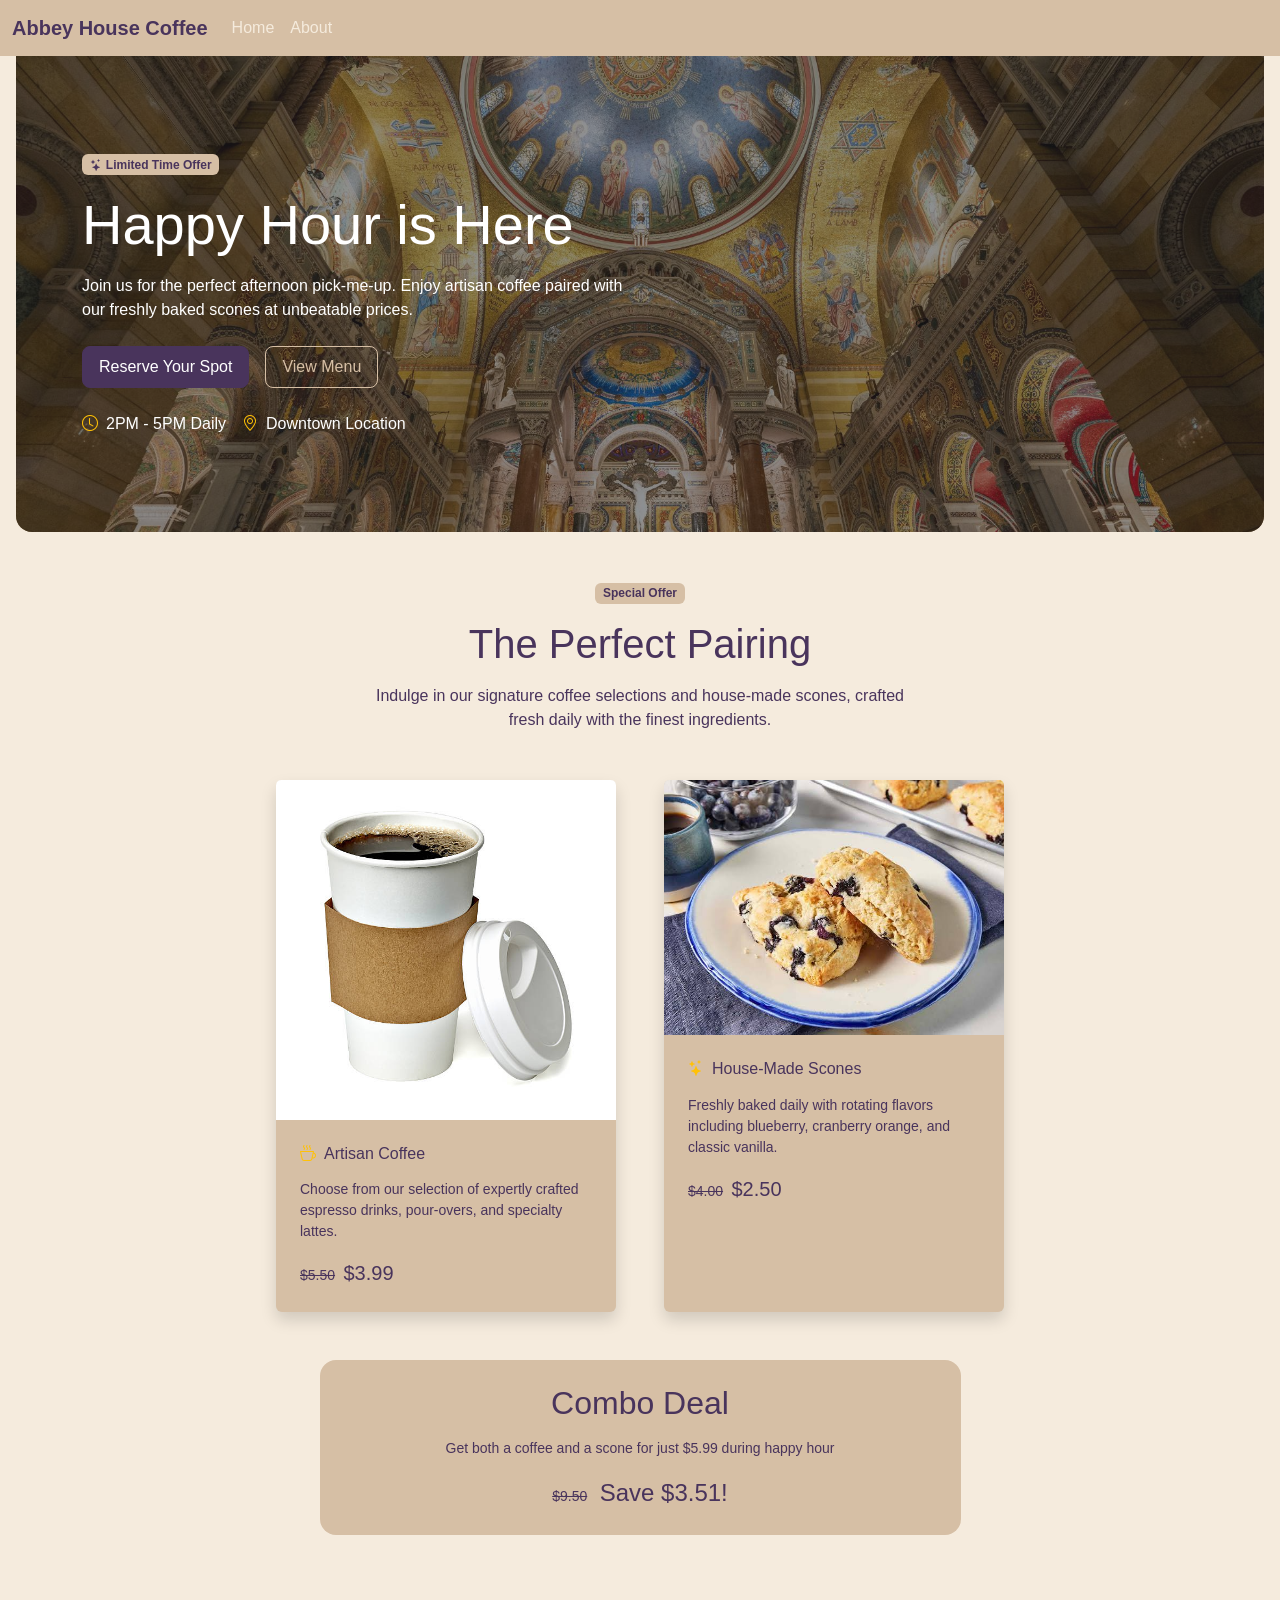
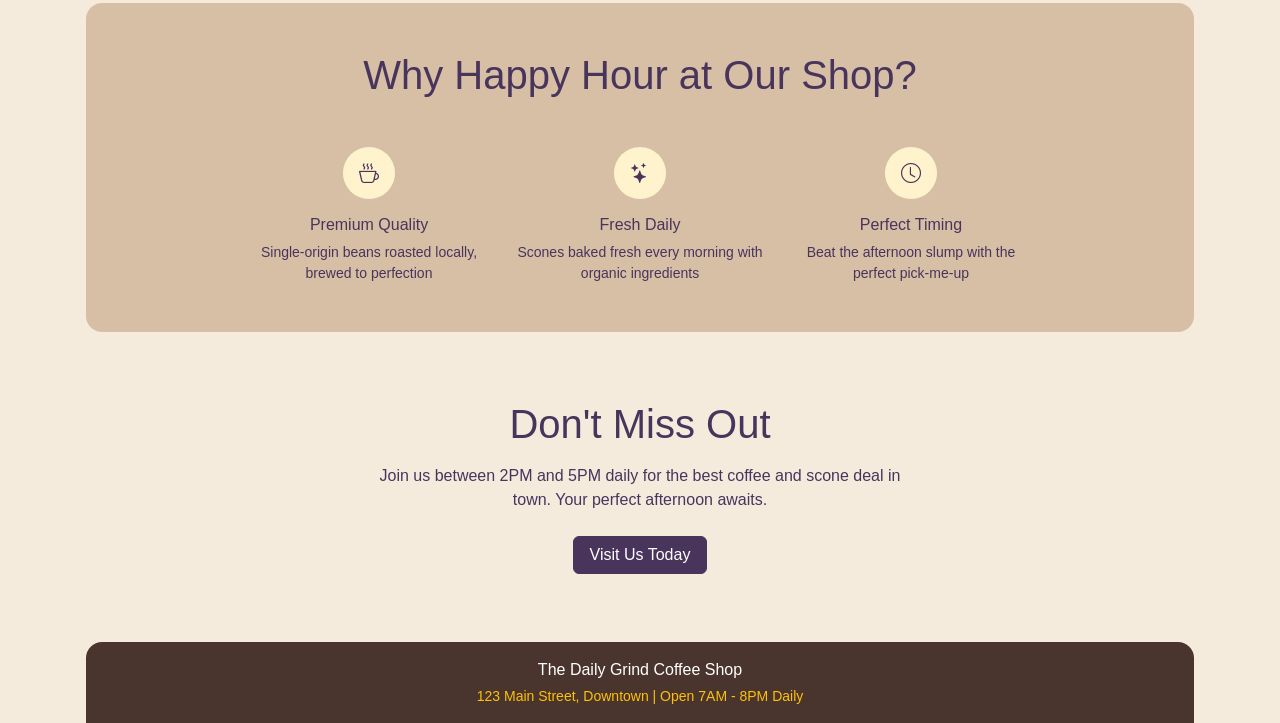
<file: index.html>
<!doctype html>
<html lang="en">
<head>
  <meta charset="utf-8">
  <meta name="viewport" content="width=device-width, initial-scale=1">
  <title>Happy Hour | Abbey House Coffee</title>
  <!-- Bootstrap CSS: https://getbootstrap.com/docs/5.3/getting-started/introduction/ -->
  <link href="https://cdn.jsdelivr.net/npm/bootstrap@5.3.8/dist/css/bootstrap.min.css" rel="stylesheet">
  <!-- Bootstrap Icons: https://icons.getbootstrap.com/ -->
  <link href="https://cdn.jsdelivr.net/npm/bootstrap-icons@1.13.1/font/bootstrap-icons.min.css" rel="stylesheet">
  <link rel="stylesheet" href="styles.css">
</head>
<body>

<nav class="navbar navbar-expand-lg bg-body-tertiary">
  <div class="container-fluid">
    <a class="navbar-brand" href="#">Abbey House Coffee</a>
    <button class="navbar-toggler" type="button" data-bs-toggle="collapse" data-bs-target="#navbarNavAltMarkup" aria-controls="navbarNavAltMarkup" aria-expanded="false" aria-label="Toggle navigation">
      <span class="navbar-toggler-icon"></span>
    </button>
    <div class="collapse navbar-collapse" id="navbarNavAltMarkup">
      <div class="navbar-nav">
        <a class="nav-link active" aria-current="page" href="index.html">Home</a>
        <a class="nav-link" href="about.html">About</a>
      </div>
    </div>
  </div>
</nav>

  <!-- Hero
       Position utilities: https://getbootstrap.com/docs/5.3/utilities/position/
       Border radius utilities: https://getbootstrap.com/docs/5.3/utilities/borders/#radius -->
  <header class="position-relative overflow-hidden text-white rounded-bottom-4 mx-md-3">
    <!-- Object fit (background image): https://getbootstrap.com/docs/5.3/utilities/object-fit/ -->
    <img src="img/Cathedral-Basilica-of-St.-Louis-01.jpg" alt="Cathedral" class="position-absolute top-0 start-0 w-100 h-100 object-fit-cover">
    <!-- Opacity (image overlay): https://getbootstrap.com/docs/5.3/utilities/opacity/ -->
    <div class="position-absolute top-0 start-0 w-100 h-100 bg-dark opacity-50"></div>

    <!-- Container: https://getbootstrap.com/docs/5.3/layout/containers/ -->
    <div class="container position-relative py-5">
      <!-- Grid: https://getbootstrap.com/docs/5.3/layout/grid/ -->
      <div class="row my-md-5">
        <div class="col-md-9 col-lg-6">
          <!-- Badge: https://getbootstrap.com/docs/5.3/components/badge/ -->
          <span class="badge text-bg-warning d-inline-flex align-items-center gap-1 mb-3">
            <!-- Icon: https://icons.getbootstrap.com/icons/stars/ -->
            <i class="bi bi-stars" aria-hidden="true"></i>
            Limited Time Offer
          </span>
          <!-- Display heading: https://getbootstrap.com/docs/5.3/content/typography/#display-headings -->
          <h1 class="display-4 mb-3">Happy Hour is Here</h1>
          <p class="mb-4">Join us for the perfect afternoon pick-me-up. Enjoy artisan coffee paired with our freshly baked scones at unbeatable prices.</p>

          <!-- Buttons: https://getbootstrap.com/docs/5.3/components/buttons/
               Stacked-to-row layout: https://getbootstrap.com/docs/5.3/components/buttons/#block-buttons -->
          <div class="d-grid d-sm-flex gap-3 mb-4">
            <a href="#" class="btn btn-warning btn-lg fs-6 px-3">Reserve Your Spot</a>
            <a href="#" class="btn btn-outline-light btn-lg fs-6 px-3">View Menu</a>
          </div>

          <!-- Unstyled list: https://getbootstrap.com/docs/5.3/content/typography/#unstyled
               Flex utilities: https://getbootstrap.com/docs/5.3/utilities/flex/ -->
          <ul class="list-unstyled d-flex flex-column flex-sm-row gap-3 mb-0">
            <li class="d-flex align-items-center gap-2">
              <!-- Icon: https://icons.getbootstrap.com/icons/clock/ -->
              <i class="bi bi-clock text-warning" aria-hidden="true"></i>
              2PM - 5PM Daily
            </li>
            <li class="d-flex align-items-center gap-2">
              <!-- Icon: https://icons.getbootstrap.com/icons/geo-alt/ -->
              <i class="bi bi-geo-alt text-warning" aria-hidden="true"></i>
              Downtown Location
            </li>
          </ul>
        </div>
      </div>
    </div>
  </header>

  <main>
    <!-- The Perfect Pairing
         Container: https://getbootstrap.com/docs/5.3/layout/containers/ -->
    <section class="container py-5">
      <!-- Grid: https://getbootstrap.com/docs/5.3/layout/grid/ -->
      <div class="row justify-content-center text-center mb-4 mb-md-5">
        <div class="col-md-8 col-lg-6">
          <!-- Badge: https://getbootstrap.com/docs/5.3/components/badge/ -->
          <span class="badge text-bg-warning mb-3">Special Offer</span>
          <!-- Display heading: https://getbootstrap.com/docs/5.3/content/typography/#display-headings -->
          <h2 class="display-6 mb-3">The Perfect Pairing</h2>
          <p class="text-body-secondary mb-0">Indulge in our signature coffee selections and house-made scones, crafted fresh daily with the finest ingredients.</p>
        </div>
      </div>

      <!-- Grid gutters: https://getbootstrap.com/docs/5.3/layout/gutters/ -->
      <div class="row justify-content-center g-4 gx-lg-5">
        <div class="col-md-6 col-lg-4">
          <!-- Card: https://getbootstrap.com/docs/5.3/components/card/
               Shadows: https://getbootstrap.com/docs/5.3/utilities/shadows/ -->
          <article class="card h-100 shadow">
            <!-- Responsive image: https://getbootstrap.com/docs/5.3/content/images/#responsive-images -->
            <img src="img/istockphoto-500579814-612x612.jpg" width="640" height="560" alt="Artisan coffee" class="card-img-top img-fluid">
            <div class="card-body p-4">
              <h3 class="card-title h6 d-flex align-items-center gap-2 mb-3">
                <!-- Icon: https://icons.getbootstrap.com/icons/cup-hot/ -->
                <i class="bi bi-cup-hot text-warning" aria-hidden="true"></i>
                Artisan Coffee
              </h3>
              <p class="card-text text-body-secondary small">Choose from our selection of expertly crafted espresso drinks, pour-overs, and specialty lattes.</p>
              <!-- Inline text elements (s, small): https://getbootstrap.com/docs/5.3/content/typography/#inline-text-elements -->
              <p class="mb-0">
                <s class="small text-body-secondary">$5.50</s>
                <span class="fs-5 ms-1">$3.99</span>
              </p>
            </div>
          </article>
        </div>

        <div class="col-md-6 col-lg-4">
          <!-- Card: https://getbootstrap.com/docs/5.3/components/card/
               Shadows: https://getbootstrap.com/docs/5.3/utilities/shadows/ -->
          <article class="card h-100 shadow">
            <!-- Responsive image: https://getbootstrap.com/docs/5.3/content/images/#responsive-images -->
            <img src="img/images.jpeg" width="640" height="560" alt="House-made scones" class="card-img-top img-fluid">
            <div class="card-body p-4">
              <h3 class="card-title h6 d-flex align-items-center gap-2 mb-3">
                <!-- Icon: https://icons.getbootstrap.com/icons/stars/ -->
                <i class="bi bi-stars text-warning" aria-hidden="true"></i>
                House-Made Scones
              </h3>
              <p class="card-text text-body-secondary small">Freshly baked daily with rotating flavors including blueberry, cranberry orange, and classic vanilla.</p>
              <!-- Inline text elements (s, small): https://getbootstrap.com/docs/5.3/content/typography/#inline-text-elements -->
              <p class="mb-0">
                <s class="small text-body-secondary">$4.00</s>
                <span class="fs-5 ms-1">$2.50</span>
              </p>
            </div>
          </article>
        </div>
      </div>

      <!-- Combo Deal
           Grid: https://getbootstrap.com/docs/5.3/layout/grid/ -->
      <div class="row justify-content-center mt-5">
        <div class="col-md-10 col-lg-7">
          <!-- Color and background helper (text-bg-warning): https://getbootstrap.com/docs/5.3/helpers/color-background/ -->
          <div class="text-bg-warning rounded-4 text-center p-4">
            <h2 class="h2 fw-normal mb-3">Combo Deal</h2>
            <p class="small mb-3">Get both a coffee and a scone for just $5.99 during happy hour</p>
            <!-- Inline text elements (s, small): https://getbootstrap.com/docs/5.3/content/typography/#inline-text-elements -->
            <p class="mb-0">
              <s class="small">$9.50</s>
              <span class="fs-4 ms-2">Save $3.51!</span>
            </p>
          </div>
        </div>
      </div>
    </section>

    <!-- Why Happy Hour
         Responsive container: https://getbootstrap.com/docs/5.3/layout/containers/#responsive-containers -->
    <section class="container-md px-0 px-md-3">
      <!-- Background utilities: https://getbootstrap.com/docs/5.3/utilities/background/ -->
      <div class="bg-body-tertiary rounded-4 text-center px-4 py-4 py-md-5">
        <!-- Display heading: https://getbootstrap.com/docs/5.3/content/typography/#display-headings -->
        <h2 class="display-6 mb-4 mb-md-5">Why Happy Hour at Our Shop?</h2>
        <!-- Grid: https://getbootstrap.com/docs/5.3/layout/grid/ -->
        <div class="row g-4 justify-content-center">
          <div class="col-md-4 col-lg-3">
            <!-- Icon: https://icons.getbootstrap.com/icons/cup-hot/
                 Icon circle (rounded-circle): https://getbootstrap.com/docs/5.3/utilities/borders/#radius -->
            <div class="d-inline-flex align-items-center justify-content-center rounded-circle bg-warning-subtle p-3 mb-3">
              <i class="bi bi-cup-hot fs-5 lh-1 d-flex" aria-hidden="true"></i>
            </div>
            <h3 class="h6">Premium Quality</h3>
            <p class="text-body-secondary small mb-0">Single-origin beans roasted locally, brewed to perfection</p>
          </div>
          <div class="col-md-4 col-lg-3">
            <!-- Icon: https://icons.getbootstrap.com/icons/stars/
                 Icon circle (rounded-circle): https://getbootstrap.com/docs/5.3/utilities/borders/#radius -->
            <div class="d-inline-flex align-items-center justify-content-center rounded-circle bg-warning-subtle p-3 mb-3">
              <i class="bi bi-stars fs-5 lh-1 d-flex" aria-hidden="true"></i>
            </div>
            <h3 class="h6">Fresh Daily</h3>
            <p class="text-body-secondary small mb-0">Scones baked fresh every morning with organic ingredients</p>
          </div>
          <div class="col-md-4 col-lg-3">
            <!-- Icon: https://icons.getbootstrap.com/icons/clock/
                 Icon circle (rounded-circle): https://getbootstrap.com/docs/5.3/utilities/borders/#radius -->
            <div class="d-inline-flex align-items-center justify-content-center rounded-circle bg-warning-subtle p-3 mb-3">
              <i class="bi bi-clock fs-5 lh-1 d-flex" aria-hidden="true"></i>
            </div>
            <h3 class="h6">Perfect Timing</h3>
            <p class="text-body-secondary small mb-0">Beat the afternoon slump with the perfect pick-me-up</p>
          </div>
        </div>
      </div>
    </section>

    <!-- Don't Miss Out
         Container: https://getbootstrap.com/docs/5.3/layout/containers/ -->
    <section class="container text-center py-5">
      <!-- Grid: https://getbootstrap.com/docs/5.3/layout/grid/ -->
      <div class="row justify-content-center">
        <div class="col-md-8 col-lg-6">
          <!-- Display heading: https://getbootstrap.com/docs/5.3/content/typography/#display-headings -->
          <h2 class="display-6 mb-3">Don't Miss Out</h2>
          <p class="text-body-secondary mb-4">Join us between 2PM and 5PM daily for the best coffee and scone deal in town. Your perfect afternoon awaits.</p>
          <!-- Button: https://getbootstrap.com/docs/5.3/components/buttons/ -->
          <a href="#" class="btn btn-warning px-3">Visit Us Today</a>
        </div>
      </div>
    </section>
  </main>

  <!-- Footer
       Responsive container: https://getbootstrap.com/docs/5.3/layout/containers/#responsive-containers -->
  <footer class="container-md px-0 px-md-3">
    <!-- Color and background helper (text-bg-dark): https://getbootstrap.com/docs/5.3/helpers/color-background/ -->
    <div class="text-bg-dark rounded-top-4 text-center px-3 py-3">
      <p class="mb-1">The Daily Grind Coffee Shop</p>
      <p class="small text-warning mb-0">123 Main Street, Downtown | Open 7AM - 8PM Daily</p>
    </div>
  </footer>

<!--third from the bottom-->
<script src="https://cdn.jsdelivr.net/npm/bootstrap@5.3.3/dist/js/bootstrap.bundle.min.js"></script>

</body>
</html>
</file>
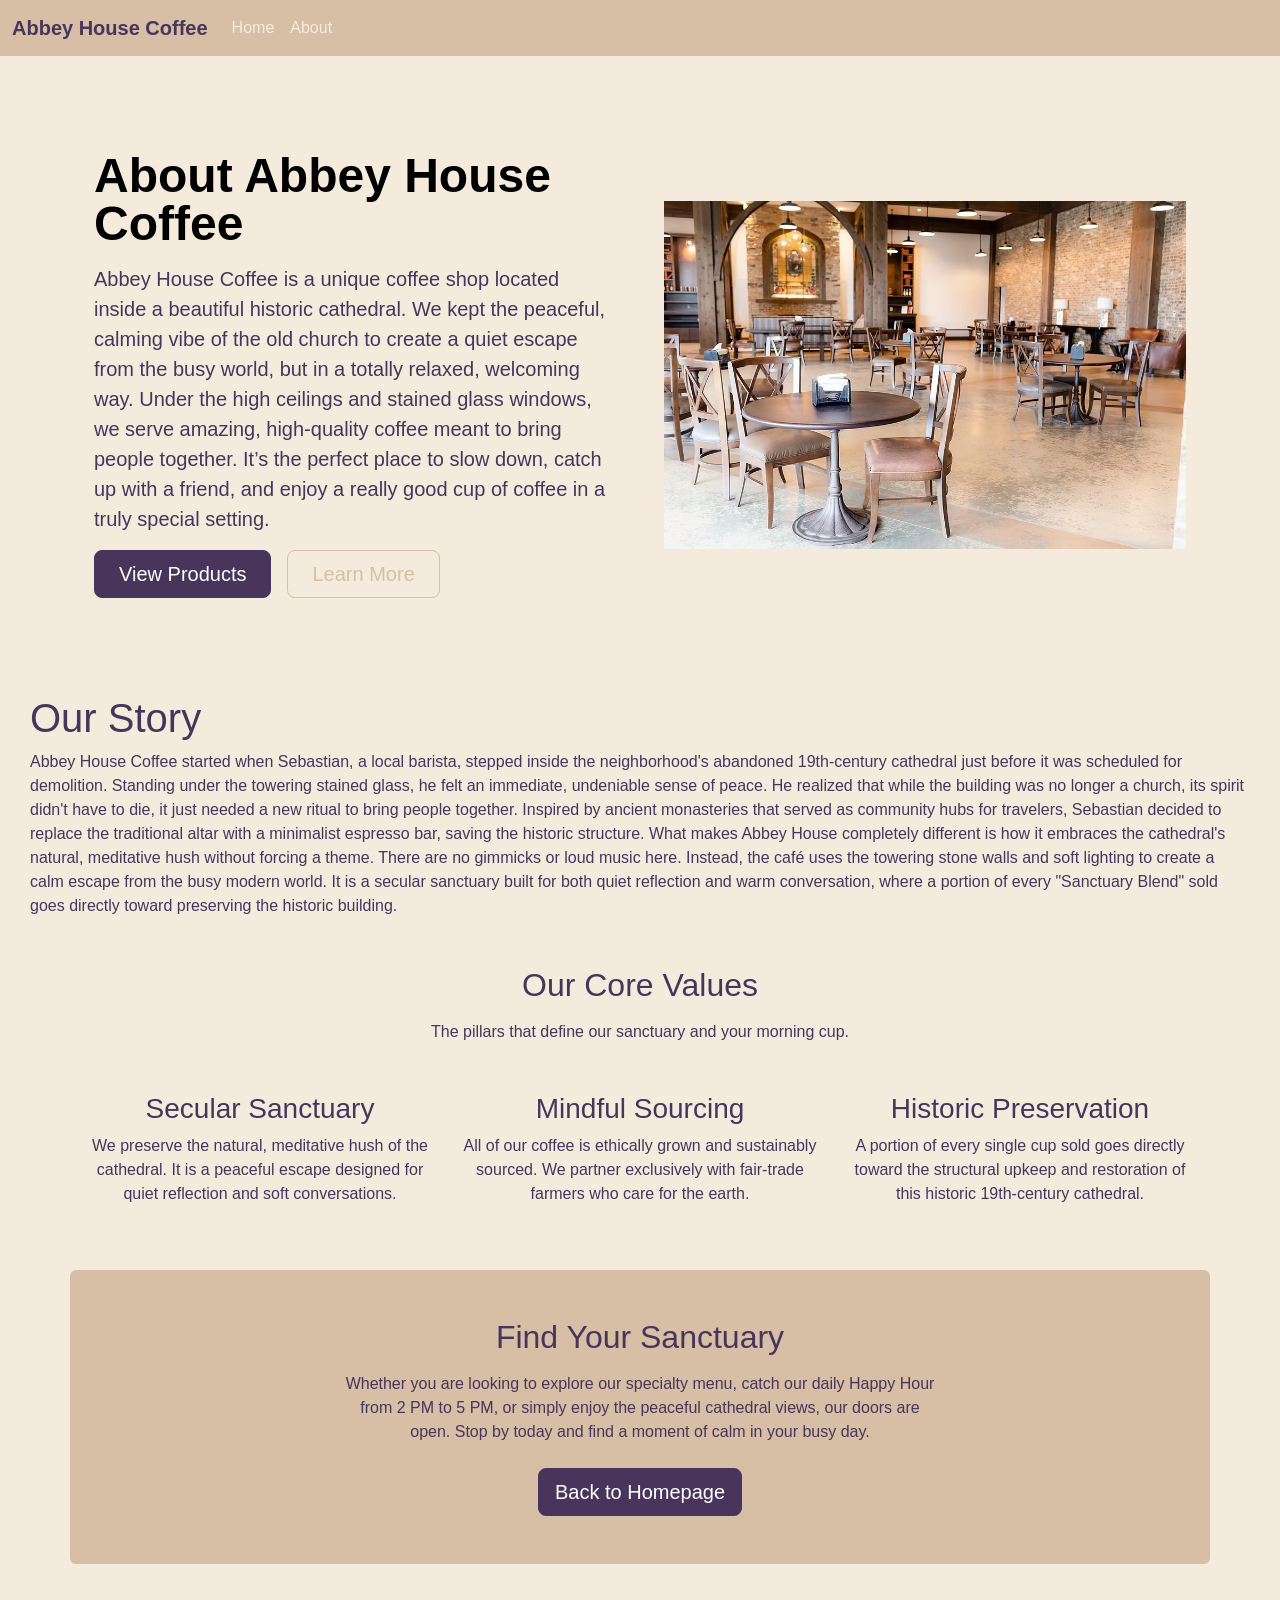
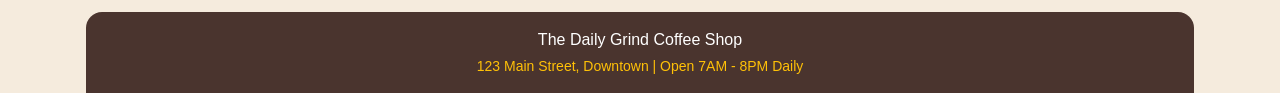
<file: about.html>
<!doctype html>
<html lang="en">

<head>
  <meta charset="utf-8">
  <meta name="viewport" content="width=device-width, initial-scale=1">
  <title>Happy Hour | Abbey House Coffee</title>
  <!-- Bootstrap CSS: https://getbootstrap.com/docs/5.3/getting-started/introduction/ -->
  <link href="https://cdn.jsdelivr.net/npm/bootstrap@5.3.8/dist/css/bootstrap.min.css" rel="stylesheet">
  <!-- Bootstrap Icons: https://icons.getbootstrap.com/ -->
  <link href="https://cdn.jsdelivr.net/npm/bootstrap-icons@1.13.1/font/bootstrap-icons.min.css" rel="stylesheet">
  <link rel="stylesheet" href="styles.css">
</head>

<body>

  <nav class="navbar navbar-expand-lg bg-body-tertiary">
    <div class="container-fluid">
      <a class="navbar-brand" href="#">Abbey House Coffee</a>
      <button class="navbar-toggler" type="button" data-bs-toggle="collapse" data-bs-target="#navbarNavAltMarkup"
        aria-controls="navbarNavAltMarkup" aria-expanded="false" aria-label="Toggle navigation">
        <span class="navbar-toggler-icon"></span>
      </button>
      <div class="collapse navbar-collapse" id="navbarNavAltMarkup">
        <div class="navbar-nav">
          <a class="nav-link active" aria-current="page" href="index.html">Home</a>
          <a class="nav-link" href="about.html">About</a>
        </div>
      </div>
    </div>
  </nav>

  <div class="container col-xxl-8 px-4 py-5">
    <div class="row flex-lg-row-reverse align-items-center g-5 py-5">
      <div class="col-10 col-sm-8 col-lg-6"> <img src="img/afb7a8_9dd32647f6074be5baa7d91b9db6fb0f~mv2.avif" class="d-block mx-lg-auto img-fluid"
          alt="Bootstrap Themes" width="700" height="500" loading="lazy"> </div>
      <div class="col-lg-6">
        <h1 class="display-5 fw-bold text-body-emphasis lh-1 mb-3">About Abbey House Coffee</h1>
        <p class="lead">Abbey House Coffee is a unique coffee shop located inside a beautiful historic cathedral. We
          kept the peaceful, calming vibe of the old church to create a quiet escape from the busy world, but in a
          totally relaxed, welcoming way. Under the high ceilings and stained glass windows, we serve amazing,
          high-quality coffee meant to bring people together. It’s the perfect place to slow down, catch up with a
          friend, and enjoy a really good cup of coffee in a truly special setting.</p>
        <div class="d-grid gap-2 d-md-flex justify-content-md-start"> <button type="button"
            class="btn btn-primary btn-lg px-4 me-md-2">View Products</button> <button type="button"
            class="btn btn-outline-secondary btn-lg px-4">Learn More</button> </div>
      </div>
    </div>
  </div>

  <h1>Our Story</h1>
  <p>Abbey House Coffee started when Sebastian, a local barista, stepped inside the neighborhood's abandoned
    19th-century
    cathedral just before it was scheduled for demolition. Standing under the towering stained glass, he felt an
    immediate, undeniable sense of peace. He realized that while the building was no longer a church, its spirit didn't
    have to die, it just needed a new ritual to bring people together. Inspired by ancient monasteries that served as
    community hubs for travelers, Sebastian decided to replace the traditional altar with a minimalist espresso bar,
    saving
    the historic structure.
    What makes Abbey House completely different is how it embraces the cathedral's natural, meditative hush without
    forcing a theme. There are no gimmicks or loud music here. Instead, the café uses the towering stone walls and soft
    lighting to create a calm escape from the busy modern world. It is a secular sanctuary built for both quiet
    reflection and warm conversation, where a portion of every "Sanctuary Blend" sold goes directly toward preserving
    the historic building.</p>

  <div class="container my-5 text-center">
    <h2 class="mb-3">Our Core Values</h2>
    <p class="text-muted mb-5">The pillars that define our sanctuary and your morning cup.</p>

    <div class="row g-4">
      <div class="col-md-4">
        <h3>Secular Sanctuary</h3>
        <p class="text-muted">We preserve the natural, meditative hush of the cathedral. It is a peaceful escape
          designed for quiet reflection and soft conversations.</p>
      </div>

      <div class="col-md-4">
        <h3>Mindful Sourcing</h3>
        <p class="text-muted">All of our coffee is ethically grown and sustainably sourced. We partner exclusively with
          fair-trade farmers who care for the earth.</p>
      </div>

      <div class="col-md-4">
        <h3>Historic Preservation</h3>
        <p class="text-muted">A portion of every single cup sold goes directly toward the structural upkeep and
          restoration of this historic 19th-century cathedral.</p>
      </div>
    </div>
  </div>

  <div class="container my-5 text-center py-5 bg-light rounded">
    <h2 class="mb-3">Find Your Sanctuary</h2>

    <p class="text-muted mx-auto mb-4" style="max-width: 600px;">
      Whether you are looking to explore our specialty menu, catch our daily Happy Hour from 2 PM to 5 PM, or simply
      enjoy the peaceful cathedral views, our doors are open. Stop by today and find a moment of calm in your busy day.
    </p>

    <a href="index.html" class="btn btn-dark btn-lg">Back to Homepage</a>
  </div>

<footer class="container-md px-0 px-md-3">
    <!-- Color and background helper (text-bg-dark): https://getbootstrap.com/docs/5.3/helpers/color-background/ -->
    <div class="text-bg-dark rounded-top-4 text-center px-3 py-3">
      <p class="mb-1">The Daily Grind Coffee Shop</p>
      <p class="small text-warning mb-0">123 Main Street, Downtown | Open 7AM - 8PM Daily</p>
    </div>
  </footer>

  <!--third from the bottom-->
  <script src="https://cdn.jsdelivr.net/npm/bootstrap@5.3.3/dist/js/bootstrap.bundle.min.js"></script>
</file>
<file: styles.css>
body {
    background-color: #F5EBDD;
    color: #49345C;
    font-family: Arial, sans-serif;
}

h1, h2, h3 {
    color: #49345C;
}

.navbar {
    background-color: #4A342E !important;
}

.navbar-brand {
    color: #49345C !important;
    font-weight: bold;
}

.nav-link {
    color: #F5EBDD !important;
}

.nav-link:hover {
    color: #D6BFA5 !important;
}

header h1,
header p {
    color: #ffffff;
}

.badge {
    background-color: #D6BFA5 !important;
    color: #49345C !important;
}

.card {
    background-color: #D6BFA5;
    border: none;
    color: #49345C;
}

.card-title {
    color: #49345C;
}

.card-text {
    color: #49345C !important;
}

.text-muted,
.text-body-secondary {
    color: #49345C !important;
}

.bg-light,
.bg-body-tertiary {
    background-color: #D6BFA5 !important;
}

.btn-warning,
.btn-primary,
.btn-dark {
    background-color: #49345C;
    border-color: #49345C;
    color: #FFFFFF;
}

.btn-warning:hover,
.btn-primary:hover,
.btn-dark:hover {
    background-color: #4A342E;
    border-color: #4A342E;
    color: #FFFFFF;
}

.btn-outline-light,
.btn-outline-secondary {
    border-color: #D6BFA5;
    color: #D6BFA5;
}

.btn-outline-light:hover,
.btn-outline-secondary:hover {
    background-color: #D6BFA5;
    border-color: #D6BFA5;
    color: #49345C;
}

.text-bg-warning {
    background-color: #D6BFA5 !important;
    color: #49345C !important;
}

footer .text-bg-dark {
    background-color: #4A342E !important;
}

footer p {
    color: #FFFFFF;
}

body > h1,
body > p {
    margin-left: 30px;
    margin-right: 30px;
}

section {
    margin-bottom: 20px;
}

@media (max-width: 768px) {
    body > h1,
    body > p {
        margin-left: 15px;
        margin-right: 15px;
    }

    .navbar-brand {
        font-size: 18px;
    }

    header h1 {
        font-size: 36px;
    }
}
</file>
